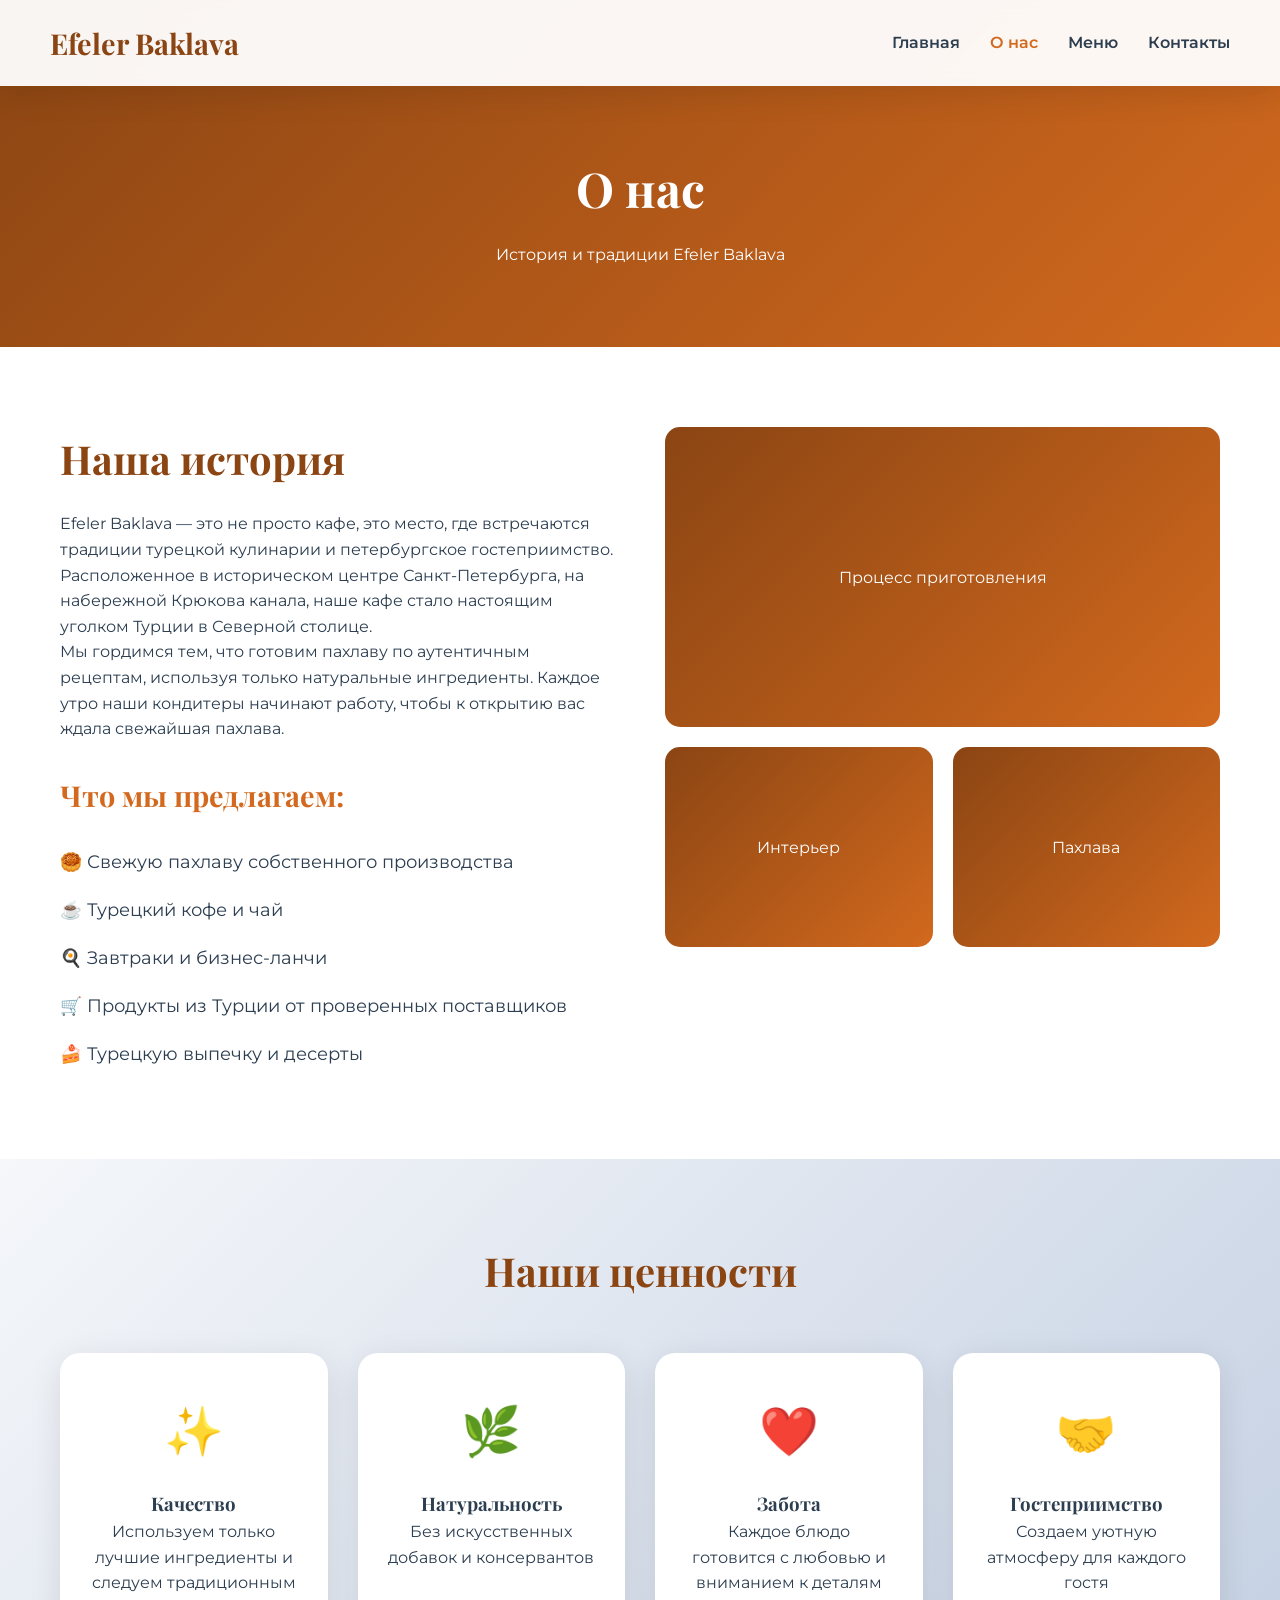
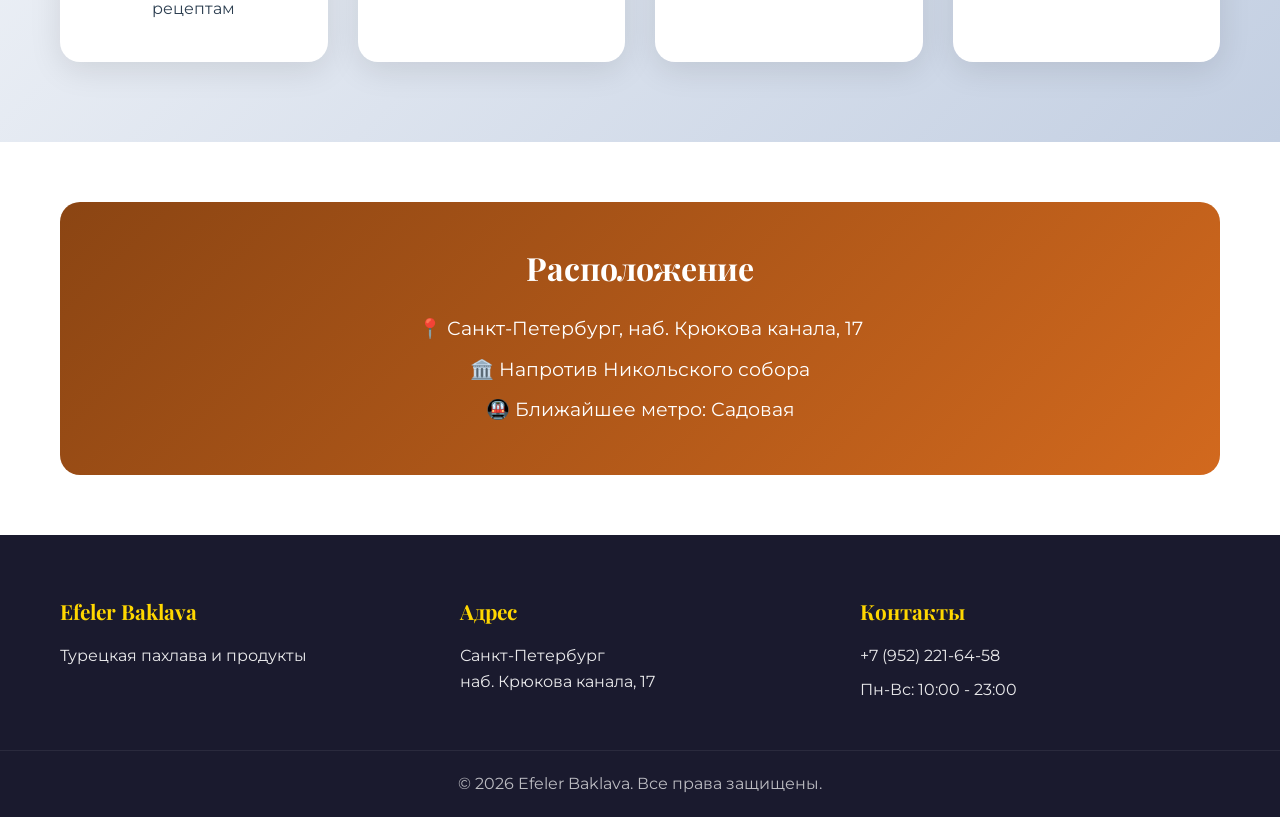
<file: index.html/about.html>
<!DOCTYPE html>
<html lang="ru">
<head>
    <meta charset="UTF-8">
    <meta name="viewport" content="width=device-width, initial-scale=1.0">
    <title>О нас - Efeler Baklava</title>
    <link rel="stylesheet" href="style.css">
    <link href="https://fonts.googleapis.com/css2?family=Playfair+Display:wght@400;700&family=Montserrat:wght@300;400;600&display=swap" rel="stylesheet">
</head>
<body>
    <nav class="navbar">
        <div class="logo">Efeler Baklava</div>
        <ul class="nav-links">
            <li><a href="index.html">Главная</a></li>
            <li><a href="about.html" class="active">О нас</a></li>
            <li><a href="menu.html">Меню</a></li>
            <li><a href="contact.html">Контакты</a></li>
        </ul>
        <div class="burger">
            <span></span>
            <span></span>
            <span></span>
        </div>
    </nav>

    <section class="page-header">
        <h1>О нас</h1>
        <p>История и традиции Efeler Baklava</p>
    </section>

    <section class="story-section">
        <div class="container">
            <div class="story-content">
                <h2>Наша история</h2>
                <p>Efeler Baklava — это не просто кафе, это место, где встречаются традиции турецкой кулинарии и петербургское гостеприимство. Расположенное в историческом центре Санкт-Петербурга, на набережной Крюкова канала, наше кафе стало настоящим уголком Турции в Северной столице.</p>
                
                <p>Мы гордимся тем, что готовим пахлаву по аутентичным рецептам, используя только натуральные ингредиенты. Каждое утро наши кондитеры начинают работу, чтобы к открытию вас ждала свежайшая пахлава.</p>
                
                <h3>Что мы предлагаем:</h3>
                <ul class="offerings-list">
                    <li>🥮 Свежую пахлаву собственного производства</li>
                    <li>☕ Турецкий кофе и чай</li>
                    <li>🍳 Завтраки и бизнес-ланчи</li>
                    <li>🛒 Продукты из Турции от проверенных поставщиков</li>
                    <li>🍰 Турецкую выпечку и десерты</li>
                </ul>
            </div>
            
            <div class="story-images">
                <div class="image-grid">
                    <div class="grid-item large">
                        <div class="img-placeholder">Процесс приготовления</div>
                    </div>
                    <div class="grid-item">
                        <div class="img-placeholder">Интерьер</div>
                    </div>
                    <div class="grid-item">
                        <div class="img-placeholder">Пахлава</div>
                    </div>
                </div>
            </div>
        </div>
    </section>

    <section class="values-section">
        <div class="container">
            <h2>Наши ценности</h2>
            <div class="values-grid">
                <div class="value-card">
                    <div class="value-icon">✨</div>
                    <h3>Качество</h3>
                    <p>Используем только лучшие ингредиенты и следуем традиционным рецептам</p>
                </div>
                <div class="value-card">
                    <div class="value-icon">🌿</div>
                    <h3>Натуральность</h3>
                    <p>Без искусственных добавок и консервантов</p>
                </div>
                <div class="value-card">
                    <div class="value-icon">❤️</div>
                    <h3>Забота</h3>
                    <p>Каждое блюдо готовится с любовью и вниманием к деталям</p>
                </div>
                <div class="value-card">
                    <div class="value-icon">🤝</div>
                    <h3>Гостеприимство</h3>
                    <p>Создаем уютную атмосферу для каждого гостя</p>
                </div>
            </div>
        </div>
    </section>

    <section class="location-info">
        <div class="container">
            <div class="info-box">
                <h3>Расположение</h3>
                <p>📍 Санкт-Петербург, наб. Крюкова канала, 17</p>
                <p>🏛️ Напротив Никольского собора</p>
                <p>🚇 Ближайшее метро: Садовая</p>
            </div>
        </div>
    </section>

    <footer>
        <div class="container footer-content">
            <div class="footer-section">
                <h4>Efeler Baklava</h4>
                <p>Турецкая пахлава и продукты</p>
            </div>
            <div class="footer-section">
                <h4>Адрес</h4>
                <p>Санкт-Петербург<br>наб. Крюкова канала, 17</p>
            </div>
            <div class="footer-section">
                <h4>Контакты</h4>
                <p>+7 (952) 221-64-58</p>
                <p>Пн-Вс: 10:00 - 23:00</p>
            </div>
        </div>
        <div class="footer-bottom">
            <p>© 2026 Efeler Baklava. Все права защищены.</p>
        </div>
    </footer>

    <script src="script.js"></script>
</body>
</html>
</file>
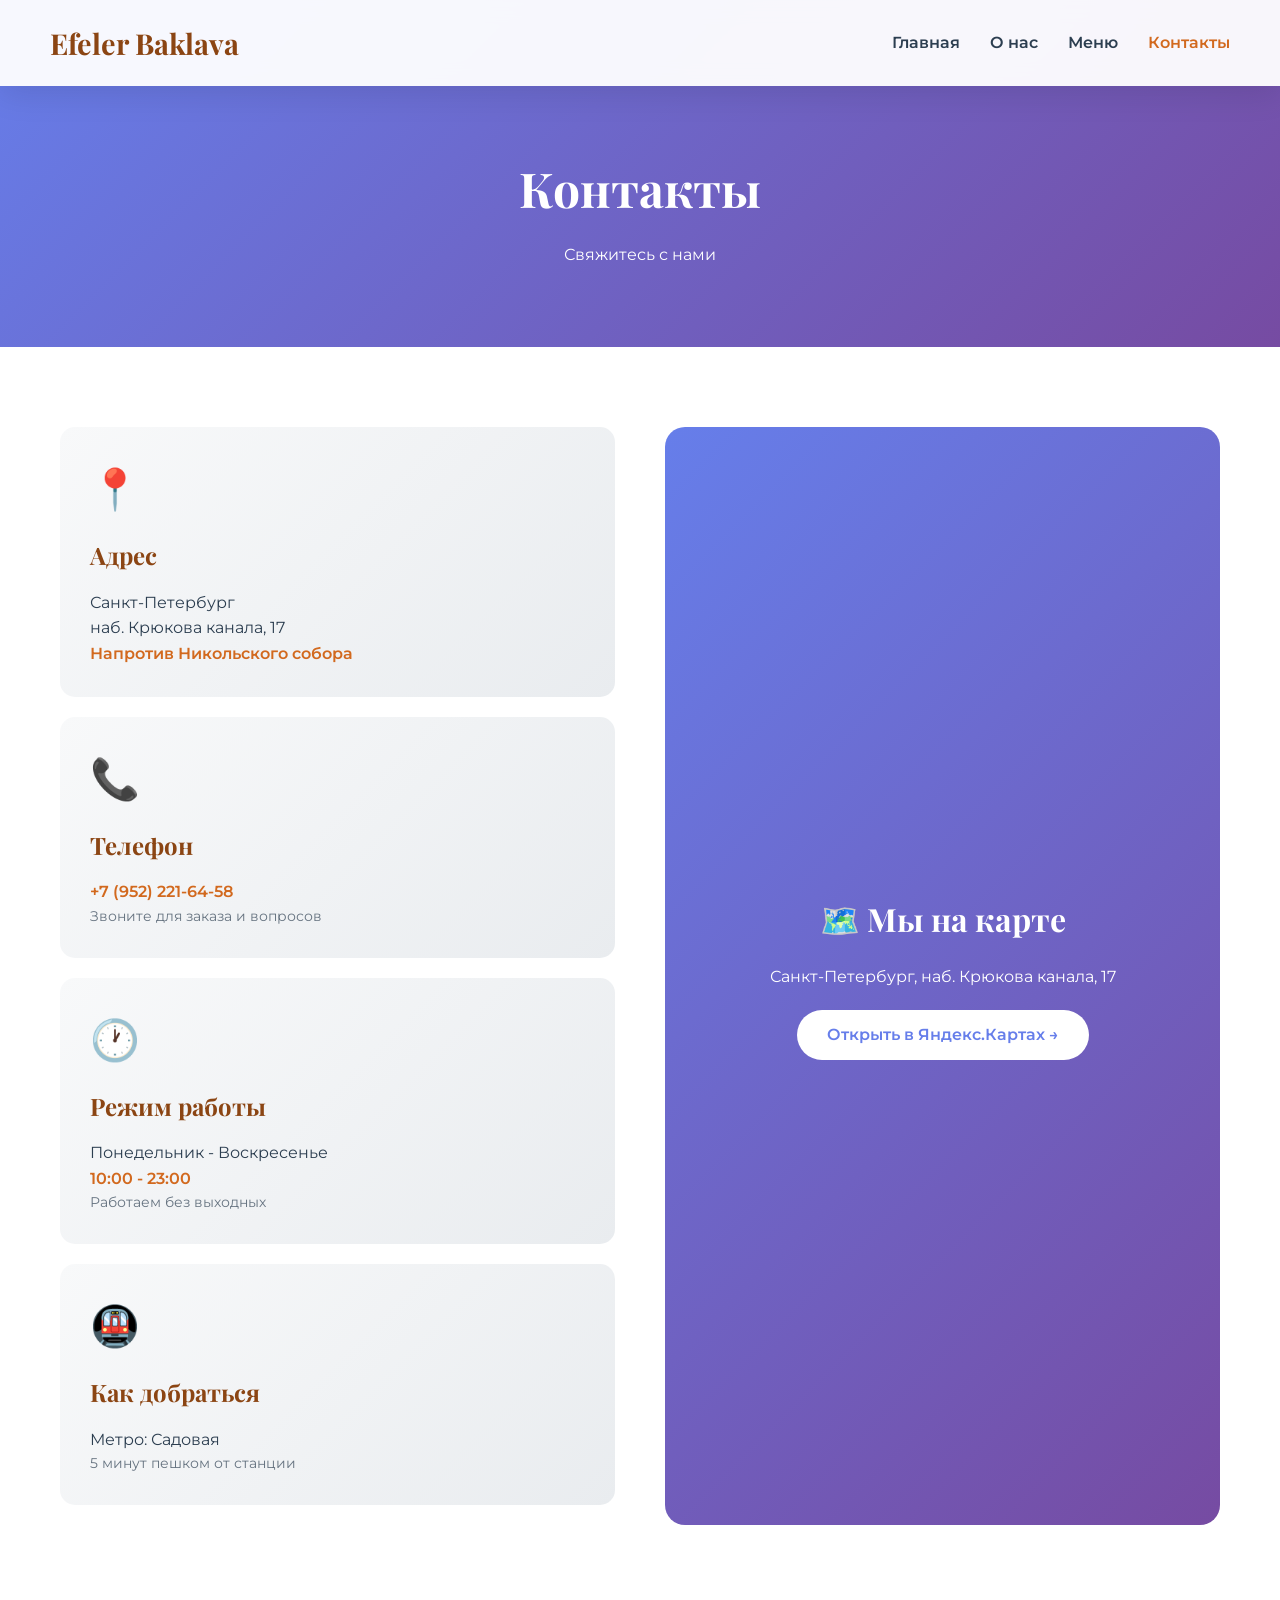
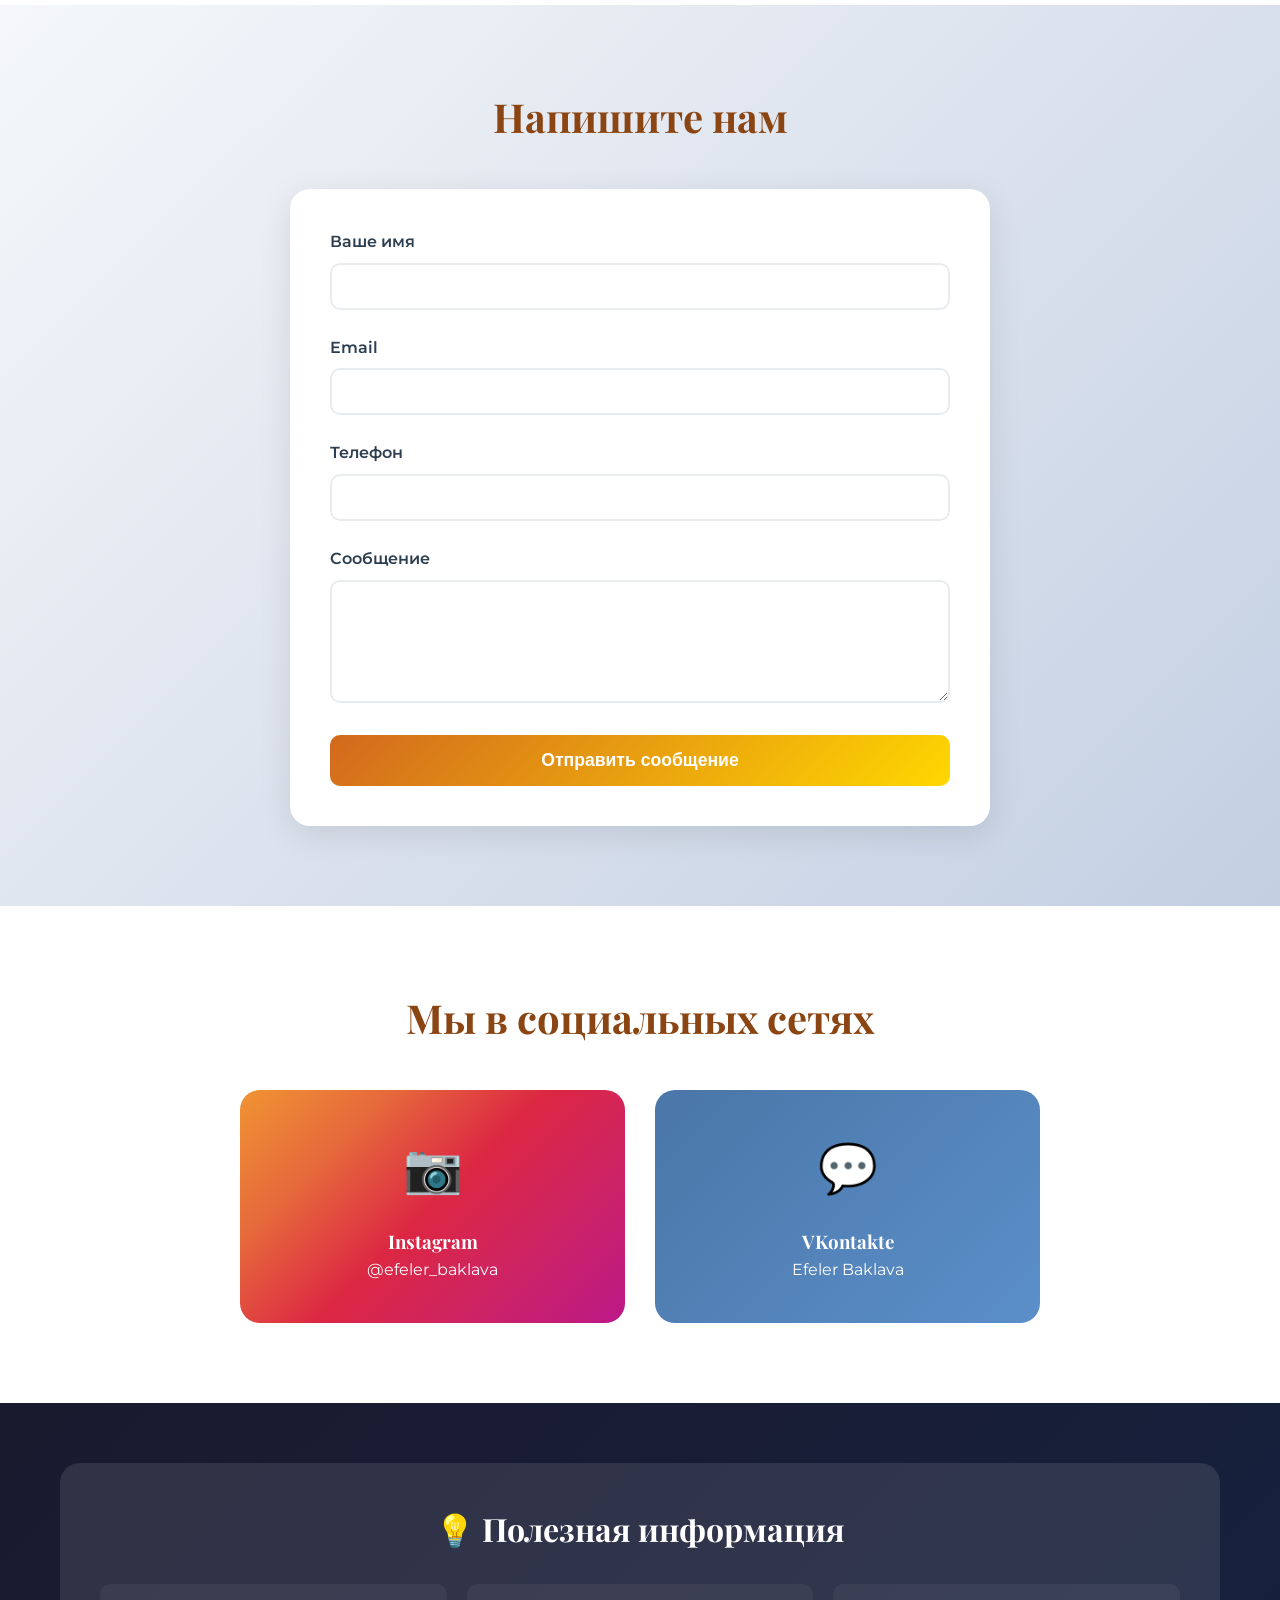
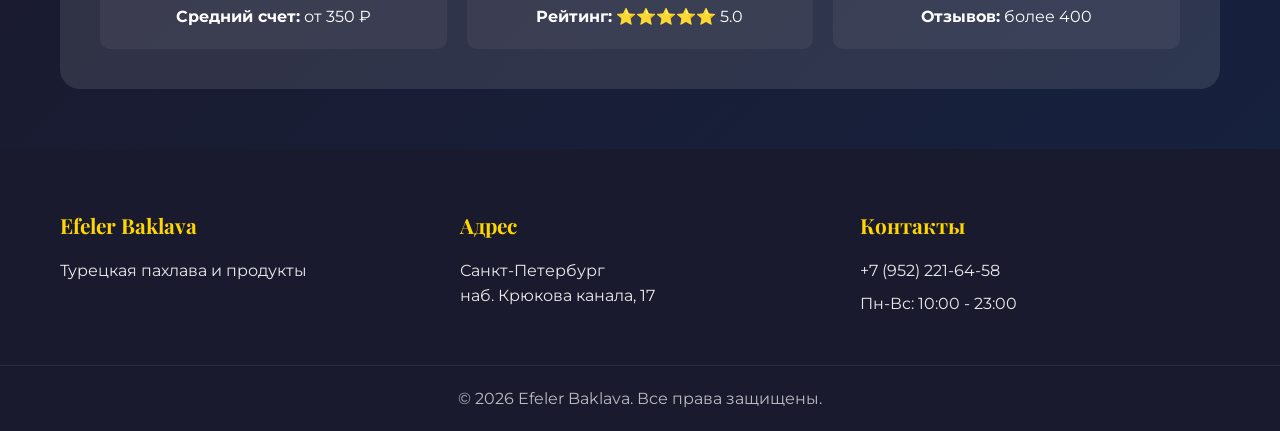
<file: index.html/contact.html>
<!DOCTYPE html>
<html lang="ru">
<head>
    <meta charset="UTF-8">
    <meta name="viewport" content="width=device-width, initial-scale=1.0">
    <title>Контакты - Efeler Baklava</title>
    <link rel="stylesheet" href="style.css">
    <link href="https://fonts.googleapis.com/css2?family=Playfair+Display:wght@400;700&family=Montserrat:wght@300;400;600&display=swap" rel="stylesheet">
</head>
<body>
    <nav class="navbar">
        <div class="logo">Efeler Baklava</div>
        <ul class="nav-links">
            <li><a href="index.html">Главная</a></li>
            <li><a href="about.html">О нас</a></li>
            <li><a href="menu.html">Меню</a></li>
            <li><a href="contact.html" class="active">Контакты</a></li>
        </ul>
        <div class="burger">
            <span></span>
            <span></span>
            <span></span>
        </div>
    </nav>

    <section class="page-header contact-header">
        <h1>Контакты</h1>
        <p>Свяжитесь с нами</p>
    </section>

    <section class="contact-section">
        <div class="container">
            <div class="contact-grid">
                <div class="contact-cards">
                    <div class="contact-card">
                        <div class="card-icon">📍</div>
                        <h3>Адрес</h3>
                        <p>Санкт-Петербург<br>наб. Крюкова канала, 17</p>
                        <p class="highlight">Напротив Никольского собора</p>
                    </div>
                    
                    <div class="contact-card">
                        <div class="card-icon">📞</div>
                        <h3>Телефон</h3>
                        <p><a href="tel:+79522216458">+7 (952) 221-64-58</a></p>
                        <p class="small">Звоните для заказа и вопросов</p>
                    </div>
                    
                    <div class="contact-card">
                        <div class="card-icon">🕐</div>
                        <h3>Режим работы</h3>
                        <p>Понедельник - Воскресенье</p>
                        <p class="highlight">10:00 - 23:00</p>
                        <p class="small">Работаем без выходных</p>
                    </div>
                    
                    <div class="contact-card">
                        <div class="card-icon">🚇</div>
                        <h3>Как добраться</h3>
                        <p>Метро: Садовая</p>
                        <p class="small">5 минут пешком от станции</p>
                    </div>
                </div>

                <div class="map-container">
                    <div class="map-placeholder">
                        <h3>🗺️ Мы на карте</h3>
                        <p>Санкт-Петербург, наб. Крюкова канала, 17</p>
                        <a href="https://yandex.ru/maps/-/CXvSzLo3" target="_blank" class="map-link">Открыть в Яндекс.Картах →</a>
                    </div>
                </div>
            </div>
        </div>
    </section>

    <section class="form-section">
        <div class="container">
            <h2>Напишите нам</h2>
            <form class="contact-form" id="contactForm">
                <div class="form-group">
                    <label for="name">Ваше имя</label>
                    <input type="text" id="name" name="name" required>
                </div>
                <div class="form-group">
                    <label for="email">Email</label>
                    <input type="email" id="email" name="email" required>
                </div>
                <div class="form-group">
                    <label for="phone">Телефон</label>
                    <input type="tel" id="phone" name="phone">
                </div>
                <div class="form-group">
                    <label for="message">Сообщение</label>
                    <textarea id="message" name="message" rows="5" required></textarea>
                </div>
                <button type="submit" class="submit-btn">Отправить сообщение</button>
            </form>
        </div>
    </section>

    <section class="social-section">
        <div class="container">
            <h2>Мы в социальных сетях</h2>
            <div class="social-grid">
                <a href="https://www.instagram.com/efeler_baklava/" target="_blank" class="social-card instagram">
                    <div class="social-icon">📷</div>
                    <h3>Instagram</h3>
                    <p>@efeler_baklava</p>
                </a>
                <div class="social-card vk">
                    <div class="social-icon">💬</div>
                    <h3>VKontakte</h3>
                    <p>Efeler Baklava</p>
                </div>
            </div>
        </div>
    </section>

    <section class="quick-info">
        <div class="container">
            <div class="info-banner">
                <h3>💡 Полезная информация</h3>
                <div class="info-items">
                    <div class="info-item">
                        <strong>Средний счет:</strong> от 350 ₽
                    </div>
                    <div class="info-item">
                        <strong>Рейтинг:</strong> ⭐⭐⭐⭐⭐ 5.0
                    </div>
                    <div class="info-item">
                        <strong>Отзывов:</strong> более 400
                    </div>
                </div>
            </div>
        </div>
    </section>

    <footer>
        <div class="container footer-content">
            <div class="footer-section">
                <h4>Efeler Baklava</h4>
                <p>Турецкая пахлава и продукты</p>
            </div>
            <div class="footer-section">
                <h4>Адрес</h4>
                <p>Санкт-Петербург<br>наб. Крюкова канала, 17</p>
            </div>
            <div class="footer-section">
                <h4>Контакты</h4>
                <p>+7 (952) 221-64-58</p>
                <p>Пн-Вс: 10:00 - 23:00</p>
            </div>
        </div>
        <div class="footer-bottom">
            <p>© 2026 Efeler Baklava. Все права защищены.</p>
        </div>
    </footer>

    <script src="script.js"></script>
</body>
</html>
</file>
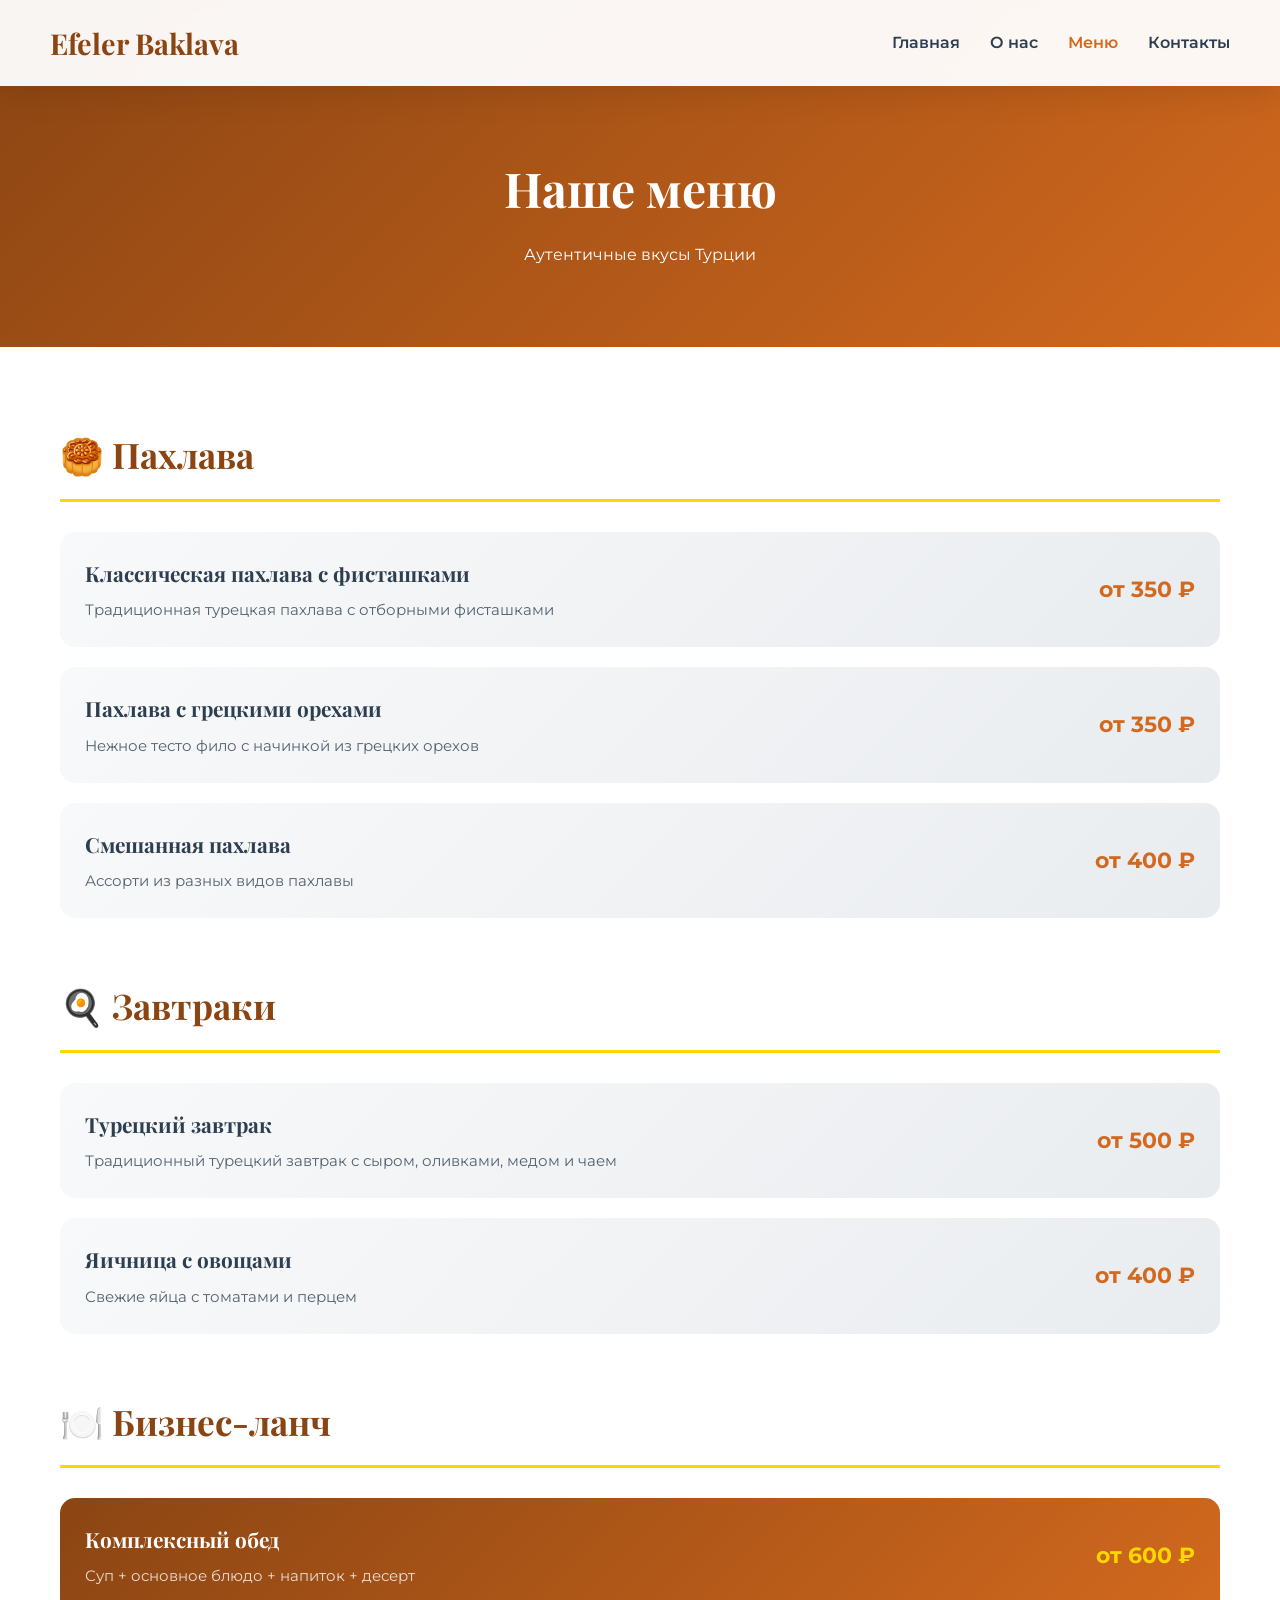
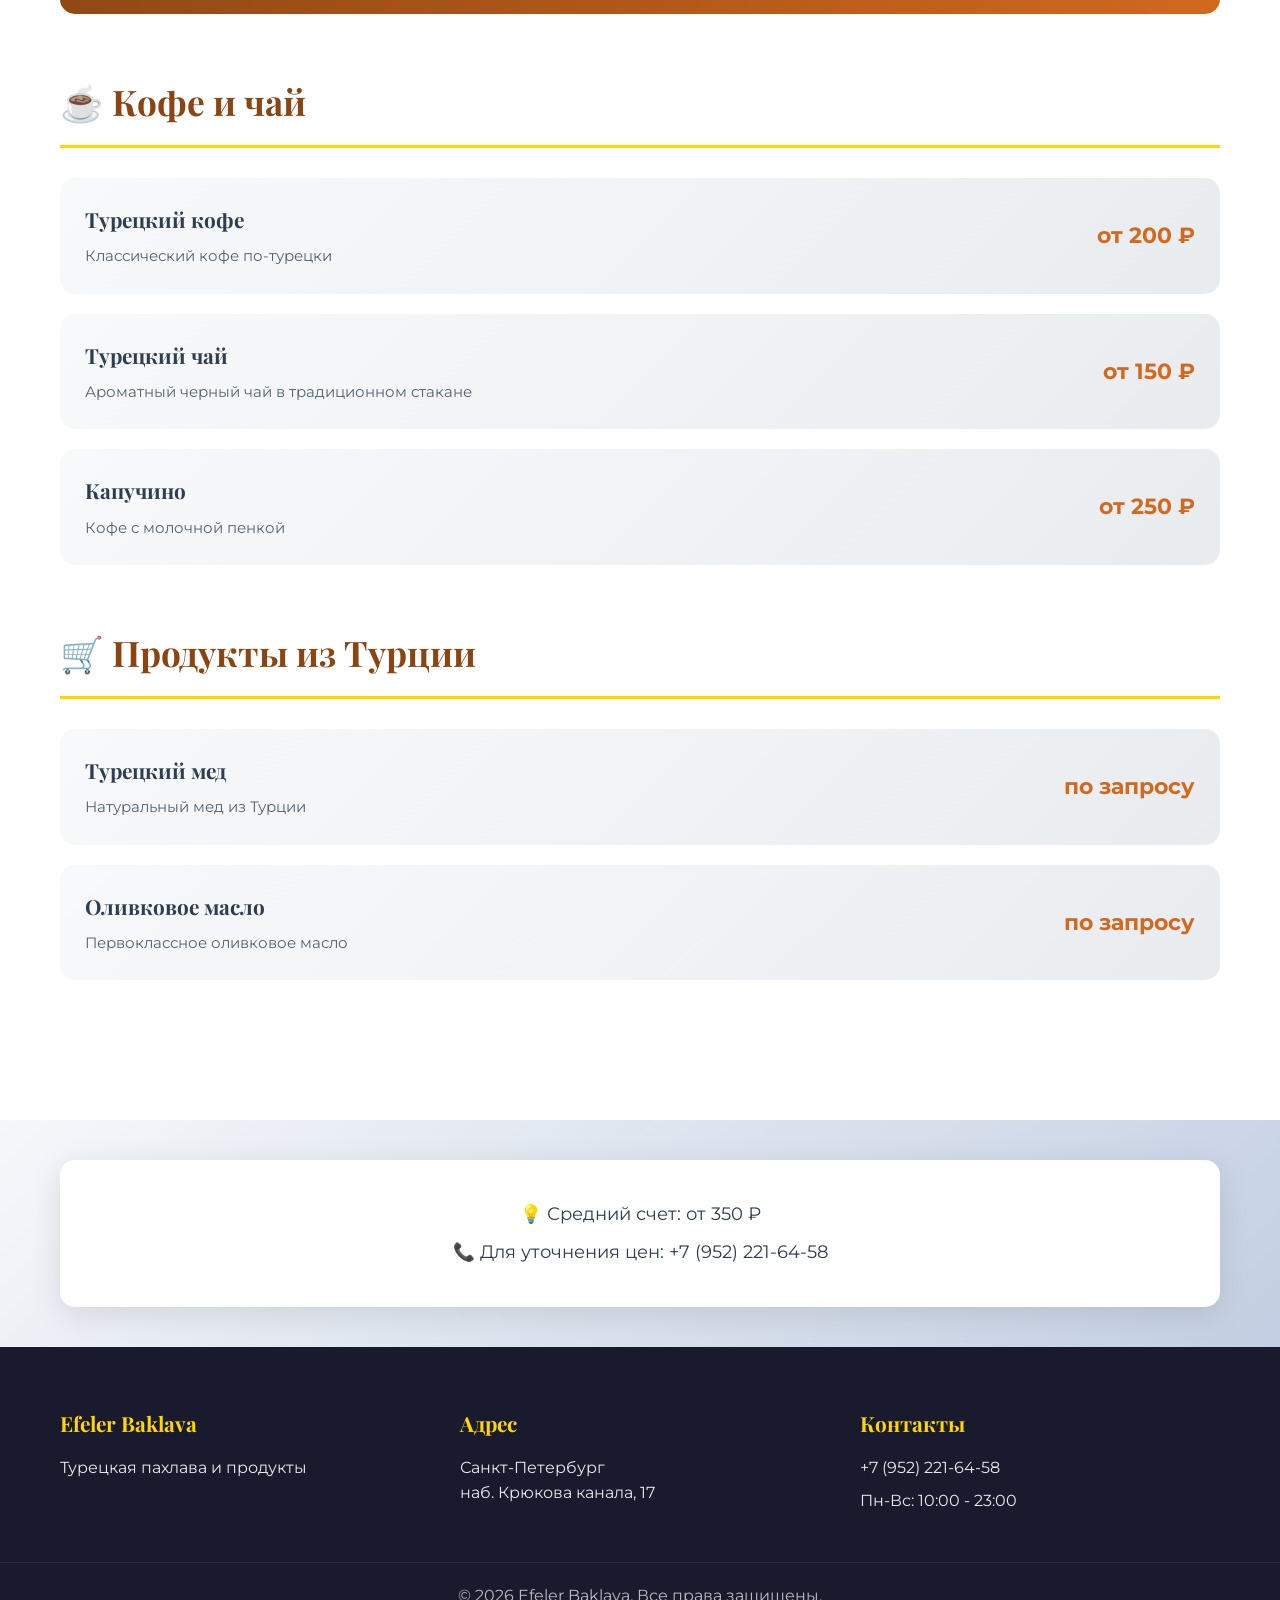
<file: index.html/menu.html>
<!DOCTYPE html>
<html lang="ru">
<head>
    <meta charset="UTF-8">
    <meta name="viewport" content="width=device-width, initial-scale=1.0">
    <title>Меню - Efeler Baklava</title>
    <link rel="stylesheet" href="style.css">
    <link href="https://fonts.googleapis.com/css2?family=Playfair+Display:wght@400;700&family=Montserrat:wght@300;400;600&display=swap" rel="stylesheet">
</head>
<body>
    <nav class="navbar">
        <div class="logo">Efeler Baklava</div>
        <ul class="nav-links">
            <li><a href="index.html">Главная</a></li>
            <li><a href="about.html">О нас</a></li>
            <li><a href="menu.html" class="active">Меню</a></li>
            <li><a href="contact.html">Контакты</a></li>
        </ul>
        <div class="burger">
            <span></span>
            <span></span>
            <span></span>
        </div>
    </nav>

    <section class="page-header menu-header">
        <h1>Наше меню</h1>
        <p>Аутентичные вкусы Турции</p>
    </section>

    <section class="menu-section">
        <div class="container">
            <div class="menu-category">
                <h2>🥮 Пахлава</h2>
                <div class="menu-items">
                    <div class="menu-item">
                        <div class="item-info">
                            <h3>Классическая пахлава с фисташками</h3>
                            <p>Традиционная турецкая пахлава с отборными фисташками</p>
                        </div>
                        <div class="item-price">от 350 ₽</div>
                    </div>
                    <div class="menu-item">
                        <div class="item-info">
                            <h3>Пахлава с грецкими орехами</h3>
                            <p>Нежное тесто фило с начинкой из грецких орехов</p>
                        </div>
                        <div class="item-price">от 350 ₽</div>
                    </div>
                    <div class="menu-item">
                        <div class="item-info">
                            <h3>Смешанная пахлава</h3>
                            <p>Ассорти из разных видов пахлавы</p>
                        </div>
                        <div class="item-price">от 400 ₽</div>
                    </div>
                </div>
            </div>

            <div class="menu-category">
                <h2>🍳 Завтраки</h2>
                <div class="menu-items">
                    <div class="menu-item">
                        <div class="item-info">
                            <h3>Турецкий завтрак</h3>
                            <p>Традиционный турецкий завтрак с сыром, оливками, медом и чаем</p>
                        </div>
                        <div class="item-price">от 500 ₽</div>
                    </div>
                    <div class="menu-item">
                        <div class="item-info">
                            <h3>Яичница с овощами</h3>
                            <p>Свежие яйца с томатами и перцем</p>
                        </div>
                        <div class="item-price">от 400 ₽</div>
                    </div>
                </div>
            </div>

            <div class="menu-category">
                <h2>🍽️ Бизнес-ланч</h2>
                <div class="menu-items">
                    <div class="menu-item featured">
                        <div class="item-info">
                            <h3>Комплексный обед</h3>
                            <p>Суп + основное блюдо + напиток + десерт</p>
                        </div>
                        <div class="item-price">от 600 ₽</div>
                    </div>
                </div>
            </div>

            <div class="menu-category">
                <h2>☕ Кофе и чай</h2>
                <div class="menu-items">
                    <div class="menu-item">
                        <div class="item-info">
                            <h3>Турецкий кофе</h3>
                            <p>Классический кофе по-турецки</p>
                        </div>
                        <div class="item-price">от 200 ₽</div>
                    </div>
                    <div class="menu-item">
                        <div class="item-info">
                            <h3>Турецкий чай</h3>
                            <p>Ароматный черный чай в традиционном стакане</p>
                        </div>
                        <div class="item-price">от 150 ₽</div>
                    </div>
                    <div class="menu-item">
                        <div class="item-info">
                            <h3>Капучино</h3>
                            <p>Кофе с молочной пенкой</p>
                        </div>
                        <div class="item-price">от 250 ₽</div>
                    </div>
                </div>
            </div>

            <div class="menu-category">
                <h2>🛒 Продукты из Турции</h2>
                <div class="menu-items">
                    <div class="menu-item">
                        <div class="item-info">
                            <h3>Турецкий мед</h3>
                            <p>Натуральный мед из Турции</p>
                        </div>
                        <div class="item-price">по запросу</div>
                    </div>
                    <div class="menu-item">
                        <div class="item-info">
                            <h3>Оливковое масло</h3>
                            <p>Первоклассное оливковое масло</p>
                        </div>
                        <div class="item-price">по запросу</div>
                    </div>
                </div>
            </div>
        </div>
    </section>

    <section class="menu-note">
        <div class="container">
            <div class="note-box">
                <p>💡 Средний счет: от 350 ₽</p>
                <p>📞 Для уточнения цен: +7 (952) 221-64-58</p>
            </div>
        </div>
    </section>

    <footer>
        <div class="container footer-content">
            <div class="footer-section">
                <h4>Efeler Baklava</h4>
                <p>Турецкая пахлава и продукты</p>
            </div>
            <div class="footer-section">
                <h4>Адрес</h4>
                <p>Санкт-Петербург<br>наб. Крюкова канала, 17</p>
            </div>
            <div class="footer-section">
                <h4>Контакты</h4>
                <p>+7 (952) 221-64-58</p>
                <p>Пн-Вс: 10:00 - 23:00</p>
            </div>
        </div>
        <div class="footer-bottom">
            <p>© 2026 Efeler Baklava. Все права защищены.</p>
        </div>
    </footer>

    <script src="script.js"></script>
</body>
</html>
</file>
<file: index.html/style.css>
/* Efeler Baklava - Modern Design */

:root {
    --primary-color: #8B4513;
    --secondary-color: #D2691E;
    --accent-color: #FFD700;
    --dark-bg: #1a1a2e;
    --text-dark: #2c3e50;
    --shadow: 0 8px 32px rgba(0, 0, 0, 0.1);
    --transition: all 0.3s ease;
}

* {
    margin: 0;
    padding: 0;
    box-sizing: border-box;
}

body {
    font-family: 'Montserrat', sans-serif;
    line-height: 1.6;
    color: var(--text-dark);
    background: linear-gradient(135deg, #667eea 0%, #764ba2 100%);
}

h1, h2, h3, h4 {
    font-family: 'Playfair Display', serif;
    font-weight: 700;
}

.container {
    max-width: 1200px;
    margin: 0 auto;
    padding: 0 20px;
}

/* Navigation */
.navbar {
    position: fixed;
    top: 0;
    width: 100%;
    display: flex;
    justify-content: space-between;
    align-items: center;
    padding: 20px 50px;
    background: rgba(255, 255, 255, 0.95);
    backdrop-filter: blur(10px);
    box-shadow: var(--shadow);
    z-index: 1000;
}

.logo {
    font-family: 'Playfair Display', serif;
    font-size: 1.8rem;
    font-weight: 700;
    color: var(--primary-color);
}

.nav-links {
    display: flex;
    list-style: none;
    gap: 30px;
}

.nav-links a {
    text-decoration: none;
    color: var(--text-dark);
    font-weight: 600;
    transition: var(--transition);
}

.nav-links a:hover,
.nav-links a.active {
    color: var(--secondary-color);
}

.burger {
    display: none;
    cursor: pointer;
}

.burger span {
    display: block;
    width: 25px;
    height: 3px;
    background: var(--text-dark);
    margin: 5px;
}

/* Hero Section */
.hero {
    height: 100vh;
    background: linear-gradient(rgba(0, 0, 0, 0.5), rgba(0, 0, 0, 0.5)),
                linear-gradient(135deg, #667eea 0%, #764ba2 100%);
    display: flex;
    align-items: center;
    justify-content: center;
    text-align: center;
    color: white;
}

.hero h1 {
    font-size: 3.5rem;
    margin-bottom: 20px;
    text-shadow: 2px 2px 4px rgba(0, 0, 0, 0.5);
}

.subtitle {
    font-size: 1.5rem;
    margin-bottom: 30px;
    opacity: 0.9;
}

.cta-button {
    display: inline-block;
    padding: 15px 40px;
    background: linear-gradient(135deg, var(--secondary-color), var(--accent-color));
    color: white;
    text-decoration: none;
    border-radius: 50px;
    font-weight: 600;
    transition: var(--transition);
    box-shadow: 0 10px 20px rgba(0, 0, 0, 0.2);
}

.cta-button:hover {
    transform: translateY(-3px);
    box-shadow: 0 15px 30px rgba(0, 0, 0, 0.3);
}

/* Features */
.features {
    padding: 80px 0;
    background: white;
}

.features .container {
    display: grid;
    grid-template-columns: repeat(auto-fit, minmax(300px, 1fr));
    gap: 30px;
}

.feature-card {
    padding: 40px;
    border-radius: 20px;
    text-align: center;
    background: rgba(255, 255, 255, 0.1);
    backdrop-filter: blur(10px);
    border: 1px solid rgba(255, 255, 255, 0.2);
    box-shadow: var(--shadow);
    transition: var(--transition);
}

.feature-card:hover {
    transform: translateY(-10px);
}

.icon {
    font-size: 3rem;
    margin-bottom: 20px;
}

/* About Preview */
.about-preview {
    padding: 80px 0;
    background: linear-gradient(135deg, #f5f7fa 0%, #c3cfe2 100%);
}

.split-layout {
    display: grid;
    grid-template-columns: 1fr 1fr;
    gap: 50px;
    align-items: center;
}

.text-content h2 {
    font-size: 2.5rem;
    margin-bottom: 20px;
    color: var(--primary-color);
}

.text-content p {
    margin-bottom: 15px;
    font-size: 1.1rem;
}

.learn-more {
    display: inline-block;
    margin-top: 20px;
    color: var(--secondary-color);
    text-decoration: none;
    font-weight: 600;
}

.image-placeholder {
    width: 100%;
    height: 400px;
    background: linear-gradient(135deg, var(--primary-color), var(--secondary-color));
    border-radius: 20px;
    display: flex;
    align-items: center;
    justify-content: center;
    color: white;
    font-size: 1.2rem;
}

/* Rating */
.rating-section {
    padding: 60px 0;
    background: var(--dark-bg);
    color: white;
    text-align: center;
}

.stars {
    font-size: 2.5rem;
    margin-bottom: 20px;
}

.rating-card h3 {
    font-size: 2rem;
    margin-bottom: 10px;
}

.review-quote {
    margin-top: 30px;
    padding: 20px;
    background: rgba(255, 255, 255, 0.1);
    border-radius: 10px;
    font-style: italic;
}

/* Page Header */
.page-header {
    padding: 150px 0 80px;
    background: linear-gradient(135deg, var(--primary-color), var(--secondary-color));
    color: white;
    text-align: center;
}

.page-header h1 {
    font-size: 3rem;
    margin-bottom: 15px;
}

.menu-header {
    background: linear-gradient(135deg, #8B4513, #D2691E);
}

.contact-header {
    background: linear-gradient(135deg, #667eea, #764ba2);
}

/* Story Section */
.story-section {
    padding: 80px 0;
    background: white;
}

.story-section .container {
    display: grid;
    grid-template-columns: 1fr 1fr;
    gap: 50px;
}

.story-content h2 {
    font-size: 2.5rem;
    margin-bottom: 20px;
    color: var(--primary-color);
}

.story-content h3 {
    font-size: 1.8rem;
    margin: 30px 0 15px;
    color: var(--secondary-color);
}

.offerings-list {
    list-style: none;
    margin-top: 20px;
}

.offerings-list li {
    padding: 10px 0;
    font-size: 1.1rem;
}

.image-grid {
    display: grid;
    grid-template-columns: repeat(2, 1fr);
    gap: 20px;
}

.grid-item {
    background: linear-gradient(135deg, var(--primary-color), var(--secondary-color));
    border-radius: 15px;
    height: 200px;
    display: flex;
    align-items: center;
    justify-content: center;
    color: white;
}

.grid-item.large {
    grid-column: span 2;
    height: 300px;
}

/* Values */
.values-section {
    padding: 80px 0;
    background: linear-gradient(135deg, #f5f7fa 0%, #c3cfe2 100%);
}

.values-section h2 {
    text-align: center;
    font-size: 2.5rem;
    margin-bottom: 50px;
    color: var(--primary-color);
}

.values-grid {
    display: grid;
    grid-template-columns: repeat(auto-fit, minmax(250px, 1fr));
    gap: 30px;
}

.value-card {
    background: white;
    padding: 40px 30px;
    border-radius: 20px;
    text-align: center;
    box-shadow: var(--shadow);
    transition: var(--transition);
}

.value-card:hover {
    transform: translateY(-5px);
}

.value-icon {
    font-size: 3rem;
    margin-bottom: 20px;
}

/* Location Info */
.location-info {
    padding: 60px 0;
    background: white;
}

.info-box {
    background: linear-gradient(135deg, var(--primary-color), var(--secondary-color));
    color: white;
    padding: 40px;
    border-radius: 20px;
    text-align: center;
}

.info-box h3 {
    font-size: 2rem;
    margin-bottom: 20px;
}

.info-box p {
    font-size: 1.2rem;
    margin: 10px 0;
}

/* Menu */
.menu-section {
    padding: 80px 0;
    background: white;
}

.menu-category {
    margin-bottom: 60px;
}

.menu-category h2 {
    font-size: 2.2rem;
    margin-bottom: 30px;
    color: var(--primary-color);
    padding-bottom: 15px;
    border-bottom: 3px solid var(--accent-color);
}

.menu-items {
    display: grid;
    gap: 20px;
}

.menu-item {
    display: flex;
    justify-content: space-between;
    align-items: center;
    padding: 25px;
    background: linear-gradient(135deg, #f8f9fa, #e9ecef);
    border-radius: 15px;
    transition: var(--transition);
}

.menu-item:hover {
    transform: translateX(10px);
    box-shadow: var(--shadow);
}

.menu-item.featured {
    background: linear-gradient(135deg, var(--primary-color), var(--secondary-color));
    color: white;
}

.item-info h3 {
    font-size: 1.3rem;
    margin-bottom: 8px;
}

.item-info p {
    font-size: 0.95rem;
    opacity: 0.8;
}

.item-price {
    font-size: 1.4rem;
    font-weight: 700;
    color: var(--secondary-color);
}

.menu-item.featured .item-price {
    color: var(--accent-color);
}

.menu-note {
    padding: 40px 0;
    background: linear-gradient(135deg, #f5f7fa, #c3cfe2);
}

.note-box {
    background: white;
    padding: 30px;
    border-radius: 15px;
    text-align: center;
    box-shadow: var(--shadow);
}

.note-box p {
    margin: 10px 0;
    font-size: 1.1rem;
}

/* Contact */
.contact-section {
    padding: 80px 0;
    background: white;
}

.contact-grid {
    display: grid;
    grid-template-columns: 1fr 1fr;
    gap: 50px;
}

.contact-card {
    background: linear-gradient(135deg, #f8f9fa, #e9ecef);
    padding: 30px;
    border-radius: 15px;
    margin-bottom: 20px;
    transition: var(--transition);
}

.contact-card:hover {
    transform: scale(1.02);
}

.card-icon {
    font-size: 2.5rem;
    margin-bottom: 15px;
}

.contact-card h3 {
    font-size: 1.5rem;
    margin-bottom: 15px;
    color: var(--primary-color);
}

.highlight {
    color: var(--secondary-color);
    font-weight: 600;
}

.small {
    font-size: 0.9rem;
    opacity: 0.7;
}

.contact-card a {
    color: var(--secondary-color);
    text-decoration: none;
    font-weight: 600;
}

.map-container {
    background: linear-gradient(135deg, #667eea, #764ba2);
    border-radius: 20px;
    padding: 40px;
    color: white;
    display: flex;
    align-items: center;
    justify-content: center;
}

.map-placeholder {
    text-align: center;
}

.map-placeholder h3 {
    font-size: 2rem;
    margin-bottom: 20px;
}

.map-link {
    display: inline-block;
    margin-top: 20px;
    padding: 12px 30px;
    background: white;
    color: #667eea;
    text-decoration: none;
    border-radius: 50px;
    font-weight: 600;
}

/* Form */
.form-section {
    padding: 80px 0;
    background: linear-gradient(135deg, #f5f7fa, #c3cfe2);
}

.form-section h2 {
    text-align: center;
    font-size: 2.5rem;
    margin-bottom: 40px;
    color: var(--primary-color);
}

.contact-form {
    max-width: 700px;
    margin: 0 auto;
    background: white;
    padding: 40px;
    border-radius: 20px;
    box-shadow: var(--shadow);
}

.form-group {
    margin-bottom: 25px;
}

.form-group label {
    display: block;
    margin-bottom: 8px;
    font-weight: 600;
}

.form-group input,
.form-group textarea {
    width: 100%;
    padding: 12px 15px;
    border: 2px solid #e9ecef;
    border-radius: 10px;
    font-family: 'Montserrat', sans-serif;
    font-size: 1rem;
}

.submit-btn {
    width: 100%;
    padding: 15px;
    background: linear-gradient(135deg, var(--secondary-color), var(--accent-color));
    color: white;
    border: none;
    border-radius: 10px;
    font-size: 1.1rem;
    font-weight: 600;
    cursor: pointer;
}

.submit-btn:hover {
    transform: translateY(-3px);
}

/* Social */
.social-section {
    padding: 80px 0;
    background: white;
}

.social-section h2 {
    text-align: center;
    font-size: 2.5rem;
    margin-bottom: 40px;
    color: var(--primary-color);
}

.social-grid {
    display: grid;
    grid-template-columns: repeat(auto-fit, minmax(300px, 1fr));
    gap: 30px;
    max-width: 800px;
    margin: 0 auto;
}

.social-card {
    padding: 40px;
    border-radius: 20px;
    text-align: center;
    transition: var(--transition);
    text-decoration: none;
    color: inherit;
}

.social-card.instagram {
    background: linear-gradient(135deg, #f09433, #e6683c, #dc2743, #cc2366, #bc1888);
    color: white;
}

.social-card.vk {
    background: linear-gradient(135deg, #4a76a8, #5b8fc9);
    color: white;
}

.social-card:hover {
    transform: translateY(-10px);
}

.social-icon {
    font-size: 3rem;
    margin-bottom: 20px;
}

/* Quick Info */
.quick-info {
    padding: 60px 0;
    background: linear-gradient(135deg, var(--dark-bg), #16213e);
    color: white;
}

.info-banner {
    background: rgba(255, 255, 255, 0.1);
    padding: 40px;
    border-radius: 20px;
}

.info-banner h3 {
    font-size: 2rem;
    margin-bottom: 30px;
    text-align: center;
}

.info-items {
    display: grid;
    grid-template-columns: repeat(auto-fit, minmax(200px, 1fr));
    gap: 20px;
}

.info-item {
    text-align: center;
    padding: 20px;
    background: rgba(255, 255, 255, 0.05);
    border-radius: 10px;
}

/* Footer */
footer {
    background: var(--dark-bg);
    color: white;
    padding: 60px 0 20px;
}

.footer-content {
    display: grid;
    grid-template-columns: repeat(auto-fit, minmax(250px, 1fr));
    gap: 40px;
    margin-bottom: 40px;
}

.footer-section h4 {
    font-size: 1.3rem;
    margin-bottom: 15px;
    color: var(--accent-color);
}

.footer-section p {
    margin: 8px 0;
    opacity: 0.9;
}

.social-links {
    display: flex;
    gap: 15px;
    margin-top: 10px;
}

.social-links a {
    color: white;
    text-decoration: none;
    padding: 8px 15px;
    background: rgba(255, 255, 255, 0.1);
    border-radius: 5px;
}

.footer-bottom {
    text-align: center;
    padding-top: 20px;
    border-top: 1px solid rgba(255, 255, 255, 0.1);
    opacity: 0.7;
}

/* Responsive */
@media screen and (max-width: 768px) {
    .nav-links {
        display: none;
    }
    
    .burger {
        display: block;
    }
    
    .hero h1 {
        font-size: 2rem;
    }
    
    .split-layout,
    .story-section .container,
    .contact-grid {
        grid-template-columns: 1fr;
    }
    
    .navbar {
        padding: 15px 20px;
    }
    
    .page-header h1 {
        font-size: 2rem;
    }
}
</file>
